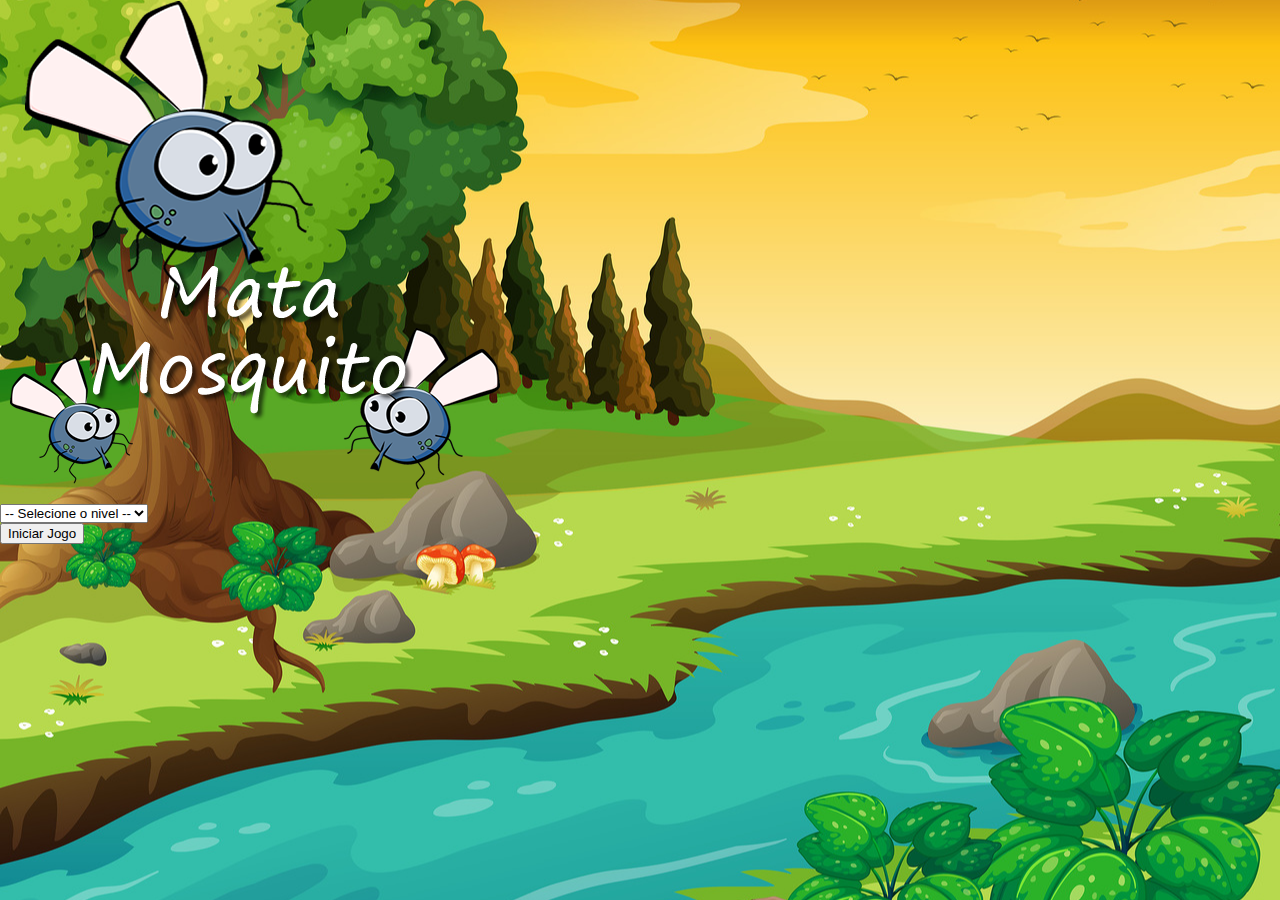
<file: index.html>
<!DOCTYPE html>
    <html>
    <head>
        <title></title>
        <meta charset="UTF8" />

        <!-- CSS only -->
        <link href="https://cdn.jsdelivr.net/npm/bootstrap@5.0.0-beta2/dist/css/bootstrap.min.css" rel="stylesheet" integrity="sha384-BmbxuPwQa2lc/FVzBcNJ7UAyJxM6wuqIj61tLrc4wSX0szH/Ev+nYRRuWlolflfl" crossorigin="anonymous">

        <link rel="stylesheet" href="estilo.css">

        <script>

            function iniciarJogo() {

                    var nivel = document.getElementById('nivel').value

                    if (nivel === '') {
                        alert('Selecione um nivel para iniciar o jogo')
                        return false
                    }

            window.location.href = 'app.html?' + nivel
         }

        </script>
    </head>
    <body>

        <div class="container">
            <div class="row">
                <div class="col">
                    <div class="d-flex justify-content-center">
                        <img src="img/game.png">
                    </div>
                </div>
            </div>

            <div class="row">
                <div class="col">
                    <div class="d-flex justify-content-center">
                        <div class="mb-2">
                            <select class="form-control" id="nivel">
                                <option value="">-- Selecione o nivel --</option>
                                <option value="normal">-- Normal --</option>
                                <option value="dificil">-- Dificil --</option>
                                <option value="chucknorris">-- Chuck Norris --</option>
                            </select>
                        </div>
                    </div>
                </div>
            </div>

            <div class="row">
                <div class="col">
                    <div class="d-flex justify-content-center">
                        <button type="button" class="btn btn-danger btn=lg" onclick="iniciarJogo()" >
                            Iniciar Jogo
                        </button>
                    </div>
                </div>
            </div>
         </div>

    </body>
</html>
</file>
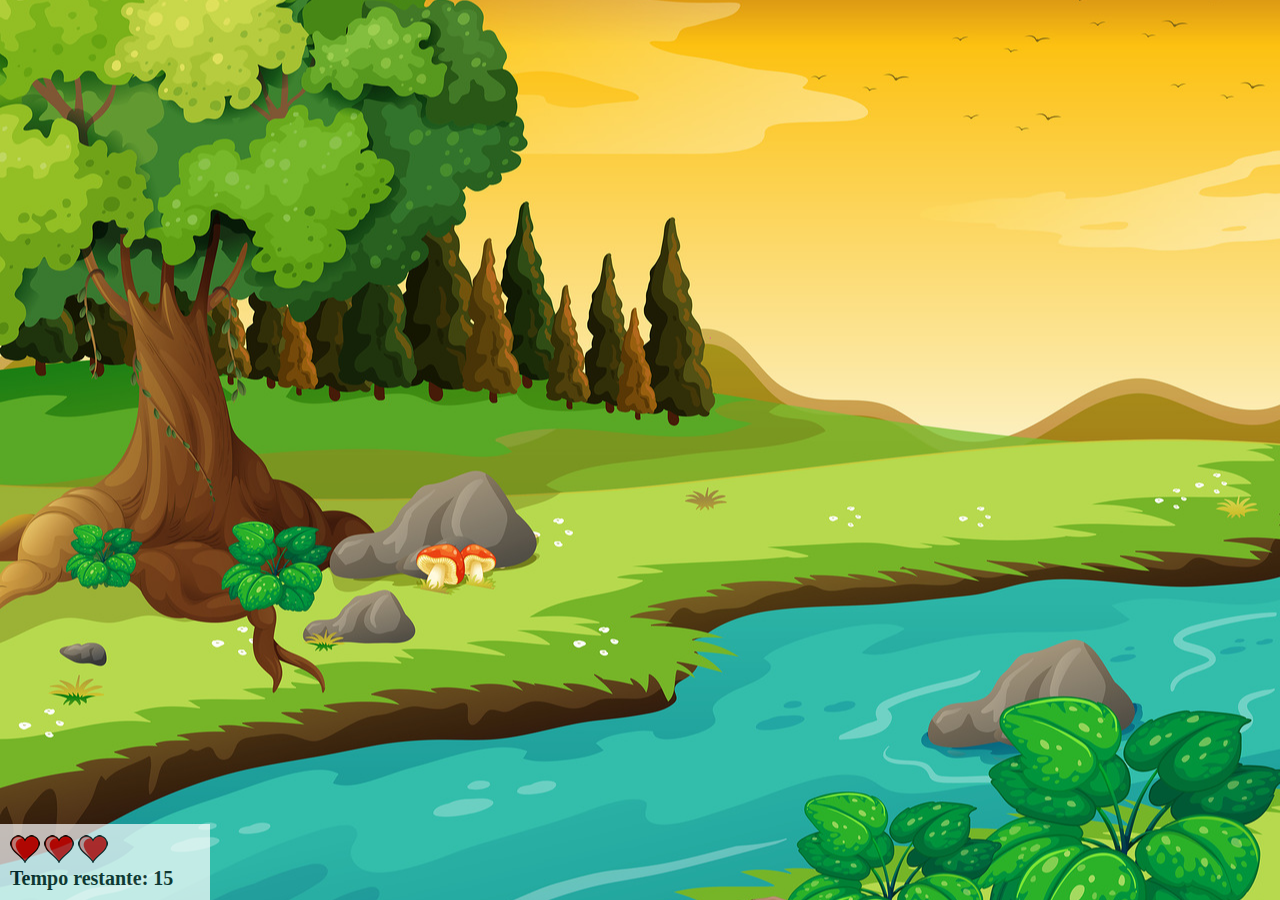
<file: app.html>
<!DOCTYPE html>
<html>
<head>
	<title></title>
	<meta charset="UTF8" />
	<script src="jogo.js"></script>
	<link rel="stylesheet" type="text/css" href="estilo.css">
</head>
<body onresize="ajustaTamanhoPalcoJogo()">

	<div class="painel">
		<div class="vidas">

			<img id="v1" src="img/coracao_cheio.png"/>
			<img id="v2" src="img/coracao_cheio.png"/>
			<img id="v3" src="img/coracao_cheio.png"/>

		</div>

		<div class="cronometro">
			Tempo restante: <span id="cronometro"></span>
		</div>
	</div>

	<script>

		document.getElementById('cronometro').innerHTML = tempo

	var criaMosca = setInterval(function(){
			posicaoRandomica()
		}, criaMosquitoTempo)
	</script>
</body>
</html>
</file>
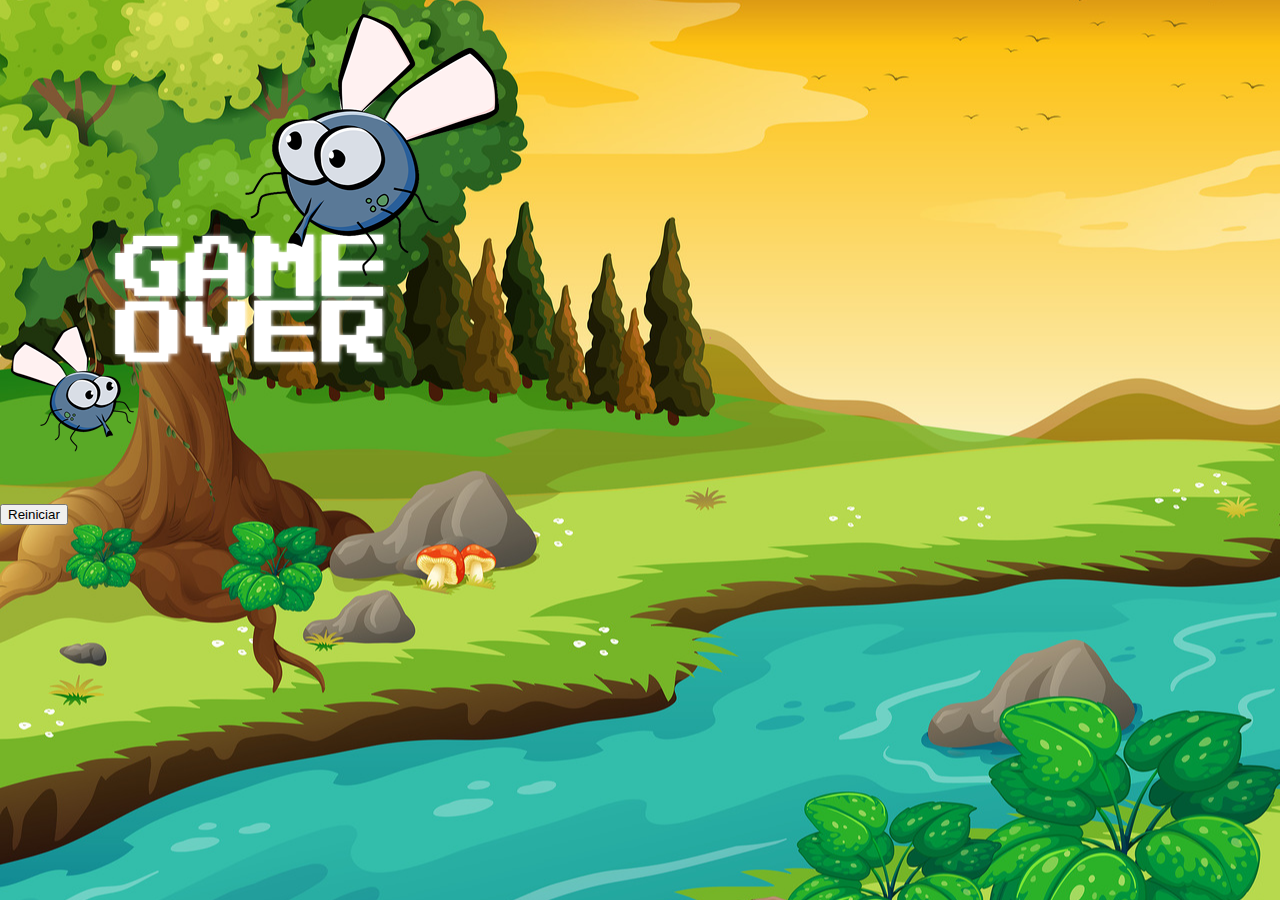
<file: fim_de_jogo.html>
<!DOCTYPE html>
    <html>
    <head>
        <title></title>
        <meta charset="UTF8" />
        <!-- CSS only -->
        <link href="https://cdn.jsdelivr.net/npm/bootstrap@5.0.0-beta2/dist/css/bootstrap.min.css" rel="stylesheet" integrity="sha384-BmbxuPwQa2lc/FVzBcNJ7UAyJxM6wuqIj61tLrc4wSX0szH/Ev+nYRRuWlolflfl" crossorigin="anonymous">

        <link rel="stylesheet" href="estilo.css">
    </head>
    <body>

        <div class="container">
            <div class="row">
                <div class="col">
                    <div class="d-flex justify-content-center">
                        <img src="img/game_over.png">
                    </div>
                </div>
            </div>

            <div class="row">
                <div class="col">
                    <div class="d-flex justify-content-center">
                        <button type="button" class="btn btn-dark btn=lg" onclick="window.location.href = 'index.html' ">
                            Reiniciar
                        </button>
                    </div>
                </div>
            </div>
         </div>

    </body>
</html>
</file>
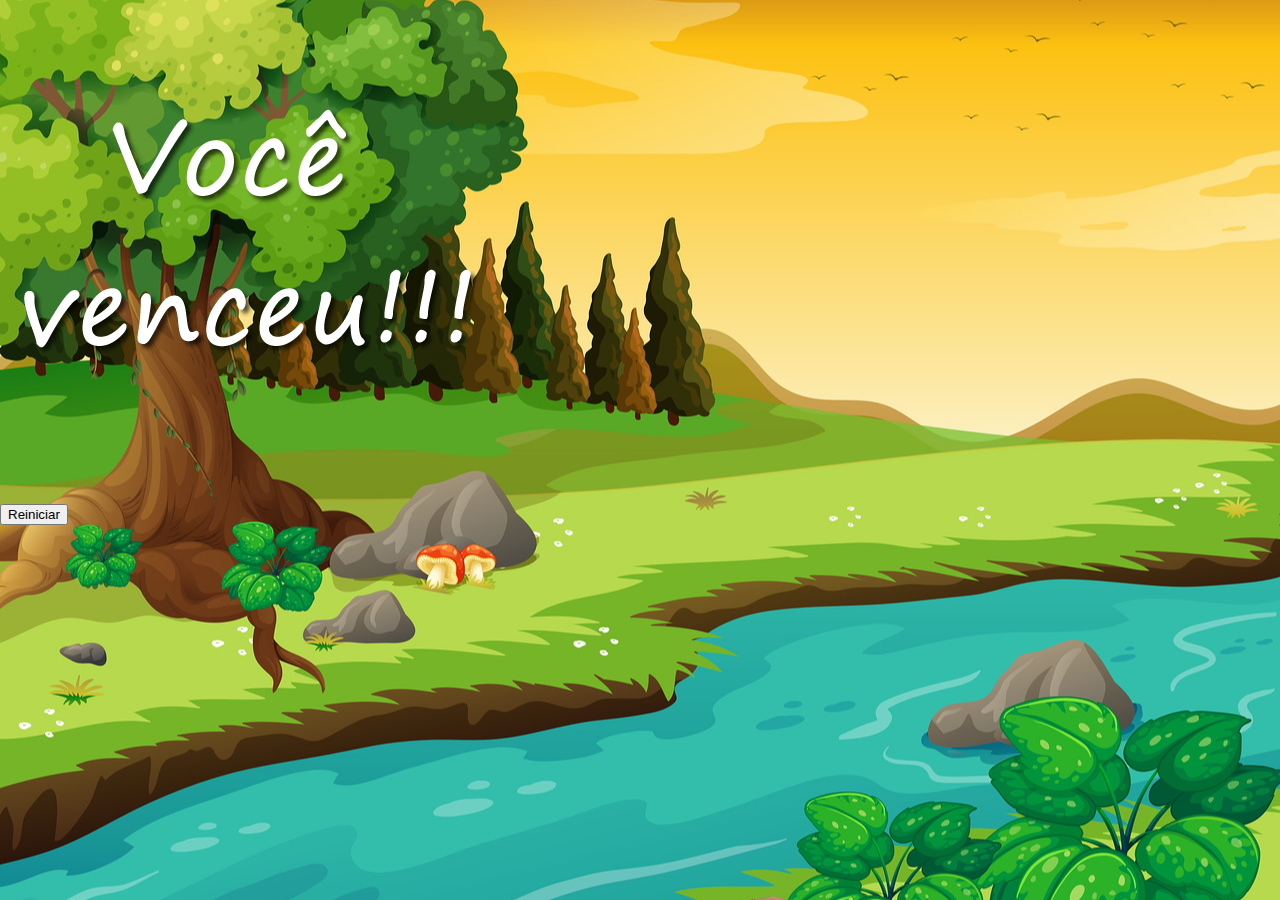
<file: vitoria.html>
<!DOCTYPE html>
    <html>
    <head>
        <title></title>
        <meta charset="UTF8" />

        <!-- CSS only -->
        <link href="https://cdn.jsdelivr.net/npm/bootstrap@5.0.0-beta2/dist/css/bootstrap.min.css" rel="stylesheet" integrity="sha384-BmbxuPwQa2lc/FVzBcNJ7UAyJxM6wuqIj61tLrc4wSX0szH/Ev+nYRRuWlolflfl" crossorigin="anonymous">

        <link rel="stylesheet" href="estilo.css">
    </head>
    <body>

        <div class="container">
            <div class="row">
                <div class="col">
                    <div class="d-flex justify-content-center">
                        <img src="img/vitoria.png">
                    </div>
                </div>
            </div>

            <div class="row">
                <div class="col">
                    <div class="d-flex justify-content-center">
                        <button type="button" class="btn btn-dark btn=lg" onclick="window.location.href = 'index.html' ">
                            Reiniciar
                        </button>
                    </div>
                </div>
            </div>
         </div>

    </body>
</html>
</file>
<file: estilo.css>
html {
  cursor: url(img/mata_mosquito.png) 30 30, auto;
  height: 100%;
  margin: 0;
}

body {
    height: 100%;
    margin: 0;
    background-image: url(img/bg.jpg);
    background-repeat: no-repeat;
    background-size: cover;
    background-position: center;
    background-attachment: fixed;
}

.mosquito1 {
    width: 50px;
    height: 50px;
}

.mosquito2 {
    width: 70px;
    height: 70px;
}

.mosquito3 {
    width: 90px;
    height: 90px;
}

.ladoA {
    transform: scaleX(1);
}

.ladoB {
    transform: scaleX(-1);
}

.painel {
    position: absolute;
    width: 190px;
    padding: 10px;
    left: 0px;
    bottom: 0px;
    border-top: solid 1px #fff;
    background-color: #fff;
    opacity: 0.7;
}

.vidas {
    float: left;
}

.cronometro {
    float: left;
    font-size: 20px;
    font-weight: bold;
}
</file>
